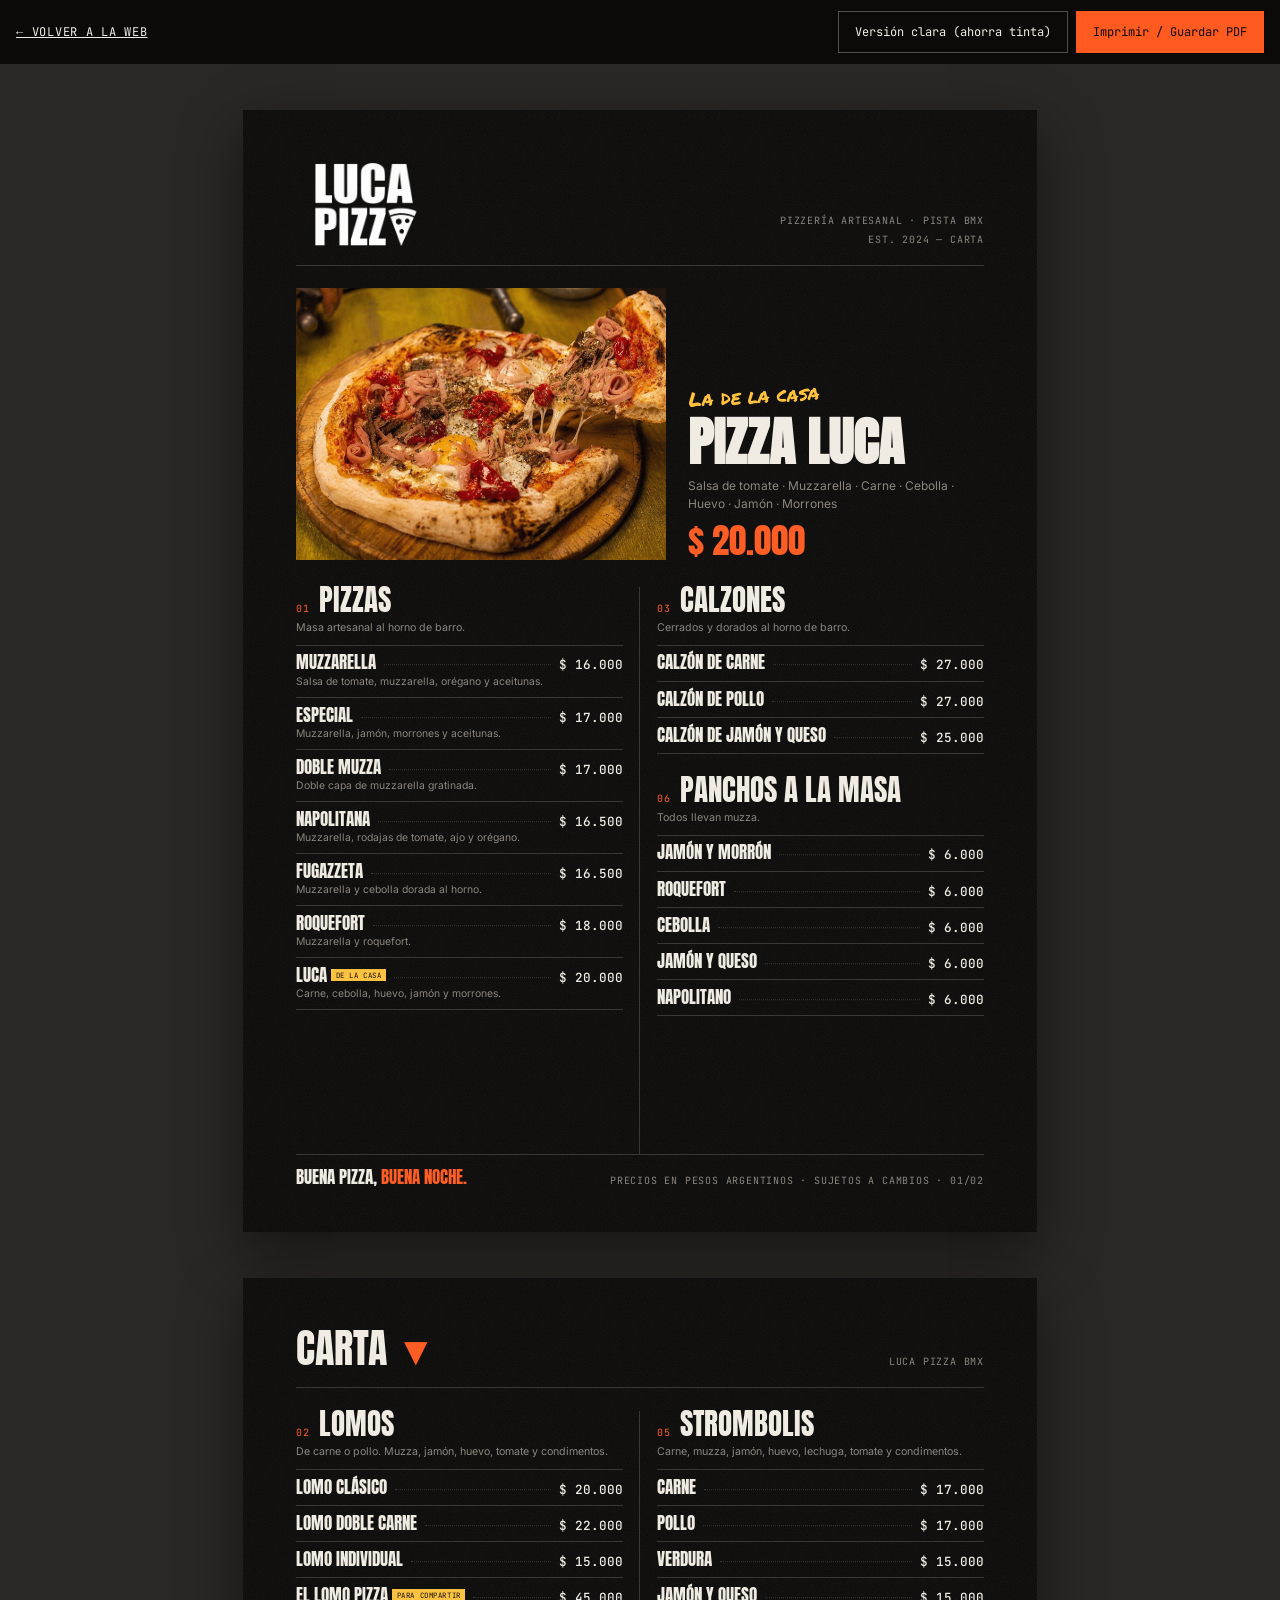
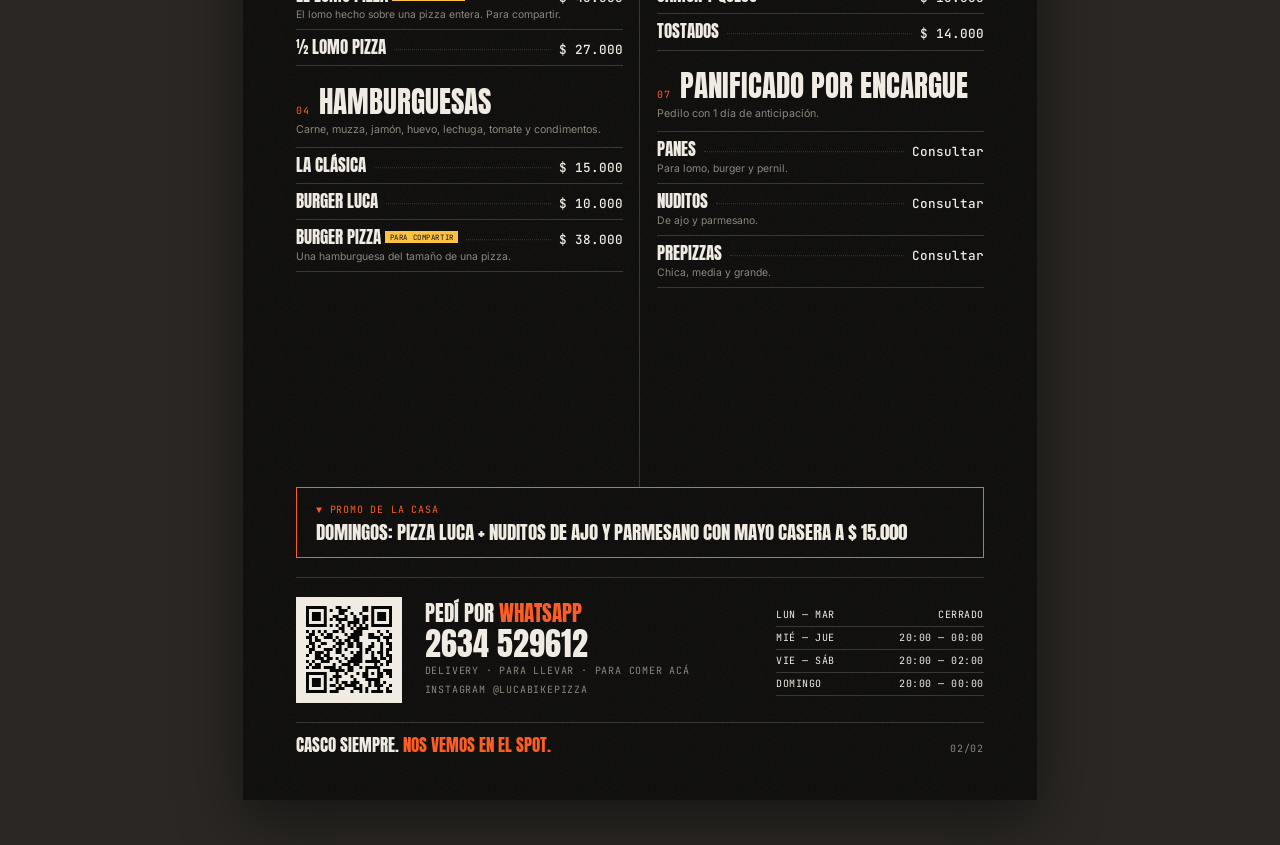
<file: carta.html>
<!doctype html>
<html lang="es-AR">
<head>
  <meta charset="utf-8">
  <meta name="viewport" content="width=device-width, initial-scale=1">
  <title>Carta — LUCA PIZZA BMX</title>
  <meta name="description" content="Carta de LUCA PIZZA BMX: pizzas, lomos, calzones, hamburguesas, strombolis y panchos.">
  <meta name="robots" content="noindex">
  <link rel="icon" type="image/png" href="assets/brand/favicon-32.png">
  <link rel="preload" as="font" type="font/woff2" href="assets/fonts/anton-400.woff2" crossorigin>
  <link rel="preload" as="font" type="font/woff2" href="assets/fonts/inter-400.woff2" crossorigin>
  <link rel="stylesheet" href="css/fonts.css">
  <link rel="stylesheet" href="css/tokens.css">
  <link rel="stylesheet" href="css/carta.css">
</head>
<body>

  <!-- Barra de herramientas (no se imprime) -->
  <div class="toolbar">
    <a href="index.html">← Volver a la web</a>
    <div>
      <button type="button" data-theme-toggle>Versión clara (ahorra tinta)</button>
      <button type="button" class="primary" onclick="print()">Imprimir / Guardar PDF</button>
    </div>
  </div>

  <!-- ============================ PÁGINA 1 -->
  <section class="sheet">
    <header class="c-head">
      <img class="c-logo" data-brand="logoWordmark" alt="LUCA PIZZA">
      <div class="c-head__meta">
        <p class="c-mono">Pizzería artesanal · Pista BMX</p>
        <p class="c-mono">Est. <span data-est></span> — Carta</p>
      </div>
    </header>

    <div class="c-hero">
      <figure class="c-hero__img"><img data-img-src="pizzaLuca" alt=""></figure>
      <div class="c-hero__txt">
        <p class="c-marker">La de la casa</p>
        <h1 class="c-display c-hero__name" data-f-name></h1>
        <p class="c-hero__ing" data-f-ing></p>
        <p class="c-display c-hero__price" data-f-price></p>
      </div>
    </div>

    <div class="c-grid" data-col="1"></div>

    <footer class="c-foot">
      <p class="c-display">Buena pizza, <em>buena noche.</em></p>
      <p class="c-mono">Precios en pesos argentinos · Sujetos a cambios · 01/02</p>
    </footer>
  </section>

  <!-- ============================ PÁGINA 2 -->
  <section class="sheet">
    <header class="c-head c-head--small">
      <p class="c-display c-head__title">Carta <em>▼</em></p>
      <p class="c-mono">LUCA PIZZA BMX</p>
    </header>

    <div class="c-grid" data-col="2"></div>

    <div class="c-promo">
      <p class="c-mono c-promo__k">▼ Promo de la casa</p>
      <p class="c-promo__t" data-promo></p>
    </div>

    <div class="c-info">
      <div class="c-qr">
        <img src="assets/brand/qr-whatsapp.svg" alt="Código QR para pedir por WhatsApp">
      </div>
      <div class="c-info__txt">
        <p class="c-display c-info__title">Pedí por <em>WhatsApp</em></p>
        <p class="c-display c-info__phone" data-wa-display></p>
        <p class="c-mono">Delivery · Para llevar · Para comer acá</p>
        <p class="c-mono">Instagram <span data-ig-handle></span></p>
      </div>
      <ul class="c-hours" data-hours></ul>
    </div>

    <footer class="c-foot">
      <p class="c-display">Casco siempre. <em>Nos vemos en el spot.</em></p>
      <p class="c-mono">02/02</p>
    </footer>
  </section>

<script src="js/data.js"></script>
<script src="js/components.js"></script>
<script>
(function () {
  const D = window.LUCA, UI = window.UI;
  const $ = s => document.querySelector(s), $$ = s => [...document.querySelectorAll(s)];

  // Qué categorías van en cada página
  const LAYOUT = { 1: ["pizzas", "calzones", "panchos"], 2: ["lomos", "burgers", "strombolis", "encargue"] };

  $$("[data-brand]").forEach(el => el.src = D.brand[el.dataset.brand]);
  $$("[data-est]").forEach(el => el.textContent = D.brand.est);
  $$("[data-img-src]").forEach(el => { const i = D.images[el.dataset.imgSrc]; el.src = i.src; el.alt = i.alt || ""; });
  $$("[data-wa-display]").forEach(el => el.textContent = D.contact.whatsappDisplay);
  $$("[data-ig-handle]").forEach(el => el.textContent = "@" + D.contact.instagram);

  const f = D.featured;
  $("[data-f-name]").textContent = f.name;
  $("[data-f-ing]").textContent = f.ingredients.join(" · ");
  $("[data-f-price]").textContent = UI.price(f.price);
  $("[data-promo]").textContent = f.promo || "";
  if (!f.promo) $(".c-promo").remove();

  const cat = (c, n) => `
    <section class="c-cat">
      <h2 class="c-cat__title"><span class="c-mono">${UI.pad(n)}</span><span class="c-display">${UI.esc(c.title)}</span></h2>
      ${c.note ? `<p class="c-cat__note">${UI.esc(c.note)}</p>` : ""}
      <ul>
        ${c.items.map(it => `
          <li class="c-item">
            <span class="c-item__name">${UI.esc(it.name)}${it.tag ? ` <small>${UI.esc(it.tag)}</small>` : ""}</span>
            <span class="c-item__dots"></span>
            <span class="c-item__price">${it.price ? UI.price(it.price) : "Consultar"}</span>
            ${it.desc ? `<span class="c-item__desc">${UI.esc(it.desc)}</span>` : ""}
          </li>`).join("")}
      </ul>
    </section>`;

  Object.entries(LAYOUT).forEach(([page, ids]) => {
    $(`[data-col="${page}"]`).innerHTML = ids
      .map(id => [D.menu.find(c => c.id === id), D.menu.findIndex(c => c.id === id) + 1])
      .filter(([c]) => c).map(([c, n]) => cat(c, n)).join("");
  });

  $("[data-hours]").innerHTML = D.hours.map(h =>
    `<li><span>${UI.esc(h.days)}</span><span>${h.open ? `${h.open} — ${h.close}` : "Cerrado"}</span></li>`).join("");

  // Tema claro/oscuro (?claro en la URL también funciona)
  const btn = $("[data-theme-toggle]");
  const setLight = on => { document.documentElement.classList.toggle("light", on); btn.textContent = on ? "Versión oscura" : "Versión clara (ahorra tinta)"; };
  setLight(location.search.includes("claro"));
  btn.addEventListener("click", () => setLight(!document.documentElement.classList.contains("light")));
})();
</script>
</body>
</html>
</file>
<file: css/fonts.css>
/* Fuentes autoalojadas (sin dependencias externas). Subset latino. */
@font-face { font-family: "Anton"; src: url("../assets/fonts/anton-400.woff2") format("woff2"); font-weight: 400; font-style: normal; font-display: swap; }
@font-face { font-family: "Inter"; src: url("../assets/fonts/inter-400.woff2") format("woff2"); font-weight: 400; font-style: normal; font-display: swap; }
@font-face { font-family: "Inter"; src: url("../assets/fonts/inter-500.woff2") format("woff2"); font-weight: 500; font-style: normal; font-display: swap; }
@font-face { font-family: "Inter"; src: url("../assets/fonts/inter-600.woff2") format("woff2"); font-weight: 600 700; font-style: normal; font-display: swap; }
@font-face { font-family: "JetBrains Mono"; src: url("../assets/fonts/jetbrains-mono-400.woff2") format("woff2"); font-weight: 400; font-style: normal; font-display: swap; }
@font-face { font-family: "JetBrains Mono"; src: url("../assets/fonts/jetbrains-mono-500.woff2") format("woff2"); font-weight: 500; font-style: normal; font-display: swap; }
@font-face { font-family: "Permanent Marker"; src: url("../assets/fonts/permanent-marker-400.woff2") format("woff2"); font-weight: 400; font-style: normal; font-display: swap; }
</file>
<file: css/tokens.css>
/* ==========================================================================
   TOKENS — sistema visual LUCA PIZZA BMX
   ========================================================================== */
:root {
  /* Base */
  --c-black:   #0B0A09;   /* fondo principal */
  --c-coal:    #141210;   /* superficies */
  --c-coal-2:  #1C1916;   /* superficies elevadas */
  --c-line:    rgba(242, 237, 228, .12);
  --c-line-2:  rgba(242, 237, 228, .22);
  --c-cement:  #8A847C;   /* texto secundario */
  --c-cement-2:#B5AEA4;
  --c-bone:    #F2EDE4;   /* texto principal / blanco roto */

  /* Acentos (usar con moderación) */
  --c-fire:    #FF5A1F;   /* naranja fuego — CTA, énfasis */
  --c-fire-2:  #FF7A45;
  --c-flag:    #FFC23D;   /* amarillo banderín — micro detalles */

  /* Tipografía */
  --f-display: "Anton", "Impact", "Arial Narrow", sans-serif;
  --f-body:    "Inter", system-ui, -apple-system, "Segoe UI", sans-serif;
  --f-mono:    "JetBrains Mono", ui-monospace, "SFMono-Regular", Menlo, monospace;
  --f-marker:  "Permanent Marker", "Comic Sans MS", cursive;

  --fs-mono:   .72rem;
  --fs-sm:     .875rem;
  --fs-base:   1rem;
  --fs-lead:   clamp(1.05rem, .98rem + .35vw, 1.25rem);
  --fs-h3:     clamp(1.6rem, 1.3rem + 1.2vw, 2.4rem);
  --fs-h2:     clamp(3rem, 1.8rem + 6vw, 8.5rem);
  --fs-hero:   clamp(3.6rem, 1.6rem + 9vw, 11rem);

  /* Espaciado y layout */
  --gutter:    clamp(1rem, .6rem + 2vw, 2.5rem);
  --maxw:      1440px;
  --sec-y:     clamp(5rem, 3rem + 8vw, 11rem);
  --nav-h:     64px;
  --radius:    2px;

  /* Movimiento */
  --ease:      cubic-bezier(.2, .7, .1, 1);
  --ease-in:   cubic-bezier(.6, 0, .8, .3);
  --dur:       .8s;
}

@media (min-width: 960px) {
  :root { --nav-h: 76px; }
}
</file>
<file: css/carta.css>
/* ==========================================================================
   CARTA IMPRIMIBLE — A4 (210 × 297 mm), 2 páginas
   ========================================================================== */
:root {
  --bg: var(--c-black);
  --ink: var(--c-bone);
  --muted: var(--c-cement);
  --rule: rgba(242, 237, 228, .18);
  --accent: var(--c-fire);
  --logo-filter: none;
}
:root.light {
  --bg: #F4EFE6;
  --ink: #141210;
  --muted: #6B655D;
  --rule: rgba(20, 18, 16, .2);
  --accent: #E0480F;
  --logo-filter: invert(1);
}

@page { size: A4; margin: 0; }
* { box-sizing: border-box; }
html, body { margin: 0; }
body {
  background: #2a2724;
  font-family: var(--f-body);
  color: var(--ink);
  -webkit-print-color-adjust: exact;
  print-color-adjust: exact;
}

/* ---------- barra ---------- */
.toolbar {
  position: sticky; top: 0; z-index: 5;
  display: flex; flex-wrap: wrap; gap: .6rem; justify-content: space-between; align-items: center;
  padding: .7rem 1rem;
  background: #0B0A09; color: #F2EDE4;
  font-family: var(--f-mono); font-size: .75rem; letter-spacing: .06em; text-transform: uppercase;
}
.toolbar a { color: inherit; }
.toolbar div { display: flex; gap: .5rem; flex-wrap: wrap; }
.toolbar button {
  font: inherit; min-height: 42px; padding: 0 1rem; cursor: pointer;
  background: transparent; color: inherit; border: 1px solid rgba(242,237,228,.3);
}
.toolbar .primary { background: #FF5A1F; color: #0B0A09; border-color: #FF5A1F; }

/* ---------- hoja ---------- */
.sheet {
  position: relative;
  width: 210mm; height: 297mm;
  margin: 12mm auto;
  padding: 14mm 14mm 12mm;
  background: var(--bg);
  overflow: hidden;
  display: flex; flex-direction: column;
  box-shadow: 0 20px 60px rgba(0,0,0,.45);
}
/* grano sutil */
.sheet::before {
  content: ""; position: absolute; inset: 0; pointer-events: none; opacity: .07;
  background-image: url("data:image/svg+xml,%3Csvg xmlns='http://www.w3.org/2000/svg' width='160' height='160'%3E%3Cfilter id='n'%3E%3CfeTurbulence type='fractalNoise' baseFrequency='.9' numOctaves='2'/%3E%3C/filter%3E%3Crect width='100%25' height='100%25' filter='url(%23n)'/%3E%3C/svg%3E");
}
:root.light .sheet::before { opacity: .04; }

.c-display { font-family: var(--f-display); text-transform: uppercase; line-height: .92; margin: 0; }
.c-display em, .c-head__title em { font-style: normal; color: var(--accent); }
.c-mono { font-family: var(--f-mono); font-size: 7.5pt; letter-spacing: .08em; text-transform: uppercase; color: var(--muted); margin: 0; }
.c-marker { font-family: var(--f-marker); color: var(--c-flag); font-size: 15pt; transform: rotate(-3deg); display: inline-block; margin: 0; }
:root.light .c-marker { color: var(--accent); }

/* ---------- encabezado ---------- */
.c-head {
  display: flex; justify-content: space-between; align-items: flex-end;
  padding-bottom: 5mm; margin-bottom: 6mm;
  border-bottom: 1px solid var(--rule);
}
.c-logo { height: 22mm; width: auto; filter: var(--logo-filter); }
.c-head__meta { text-align: right; display: grid; gap: 1.5mm; }
.c-head--small { align-items: baseline; }
.c-head__title { font-size: 30pt; }

/* ---------- destacada ---------- */
.c-hero { display: grid; grid-template-columns: 1.25fr 1fr; gap: 6mm; margin-bottom: 7mm; align-items: end; }
.c-hero__img { margin: 0; height: 72mm; overflow: hidden; }
.c-hero__img img { width: 100%; height: 100%; object-fit: cover; display: block; }
.c-hero__txt { display: grid; gap: 3mm; padding-bottom: 1mm; }
.c-hero__name { font-size: 40pt; }
.c-hero__ing { font-size: 9pt; color: var(--muted); margin: 0; line-height: 1.5; }
.c-hero__price { font-size: 26pt; color: var(--accent); }

/* ---------- grilla de categorías ---------- */
.c-grid { columns: 2; column-gap: 9mm; column-rule: 1px solid var(--rule); flex: 1; }
.c-cat { break-inside: avoid; margin-bottom: 6mm; }
.c-cat__title { display: flex; align-items: baseline; gap: 2.5mm; margin: 0 0 1.5mm; font-weight: 400; }
.c-cat__title .c-mono { color: var(--accent); }
.c-cat__title .c-display { font-size: 22pt; }
.c-cat__note { margin: 0 0 2.5mm; font-size: 8pt; color: var(--muted); line-height: 1.4; }
.c-cat ul { list-style: none; margin: 0; padding: 0; border-top: 1px solid var(--rule); }
.c-item {
  display: grid; grid-template-columns: auto 1fr auto; align-items: baseline; gap: 0 2mm;
  padding: 2mm 0;
  border-bottom: 1px solid var(--rule);
}
.c-item__name { font-family: var(--f-display); text-transform: uppercase; font-size: 12.5pt; line-height: 1.1; }
.c-item__name small {
  font-family: var(--f-mono); font-size: 5.5pt; letter-spacing: .08em;
  background: var(--c-flag); color: #0B0A09; padding: .4mm 1.2mm; vertical-align: middle;
}
.c-item__dots { border-bottom: 1px dotted var(--rule); transform: translateY(-1mm); }
.c-item__price { font-family: var(--f-mono); font-size: 9.5pt; font-weight: 500; }
.c-item__desc { grid-column: 1 / -1; font-size: 7.8pt; color: var(--muted); line-height: 1.35; margin-top: .5mm; }

/* ---------- promo / info ---------- */
.c-promo {
  display: grid; gap: 1.5mm;
  padding: 4mm 5mm; margin-bottom: 5mm;
  border: 1px solid var(--accent);
}
.c-promo__k { color: var(--accent); }
.c-promo__t { margin: 0; font-family: var(--f-display); text-transform: uppercase; font-size: 14pt; line-height: 1.1; }

.c-info { display: grid; grid-template-columns: 28mm 1fr 55mm; gap: 6mm; align-items: center; padding: 5mm 0; border-top: 1px solid var(--rule); }
.c-qr { background: #F2EDE4; padding: 2.5mm; }
.c-qr img { width: 100%; display: block; }
.c-info__txt { display: grid; gap: 1.5mm; }
.c-info__title { font-size: 16pt; }
.c-info__phone { font-size: 24pt; }
.c-hours { list-style: none; margin: 0; padding: 0; font-family: var(--f-mono); font-size: 7.5pt; text-transform: uppercase; letter-spacing: .05em; }
.c-hours li { display: flex; justify-content: space-between; padding: 1.2mm 0; border-bottom: 1px solid var(--rule); }

.c-foot {
  display: flex; justify-content: space-between; align-items: baseline; gap: 5mm;
  padding-top: 4mm; margin-top: auto;
  border-top: 1px solid var(--rule);
}
.c-foot .c-display { font-size: 13pt; }

/* ---------- pantalla chica ---------- */
@media screen and (max-width: 820px) {
  .sheet { width: 100%; height: auto; margin: 0 0 8px; padding: 20px 16px; }
  .c-grid { columns: 1; }
  .c-hero { grid-template-columns: 1fr; }
  .c-info { grid-template-columns: 90px 1fr; }
  .c-hours { grid-column: 1 / -1; }
  .c-logo { height: 64px; }
}

/* ---------- impresión ---------- */
@media print {
  body { background: none; }
  .toolbar { display: none; }
  .sheet { margin: 0; box-shadow: none; page-break-after: always; break-after: page; }
  .sheet:last-of-type { page-break-after: auto; break-after: auto; }
}
</file>
